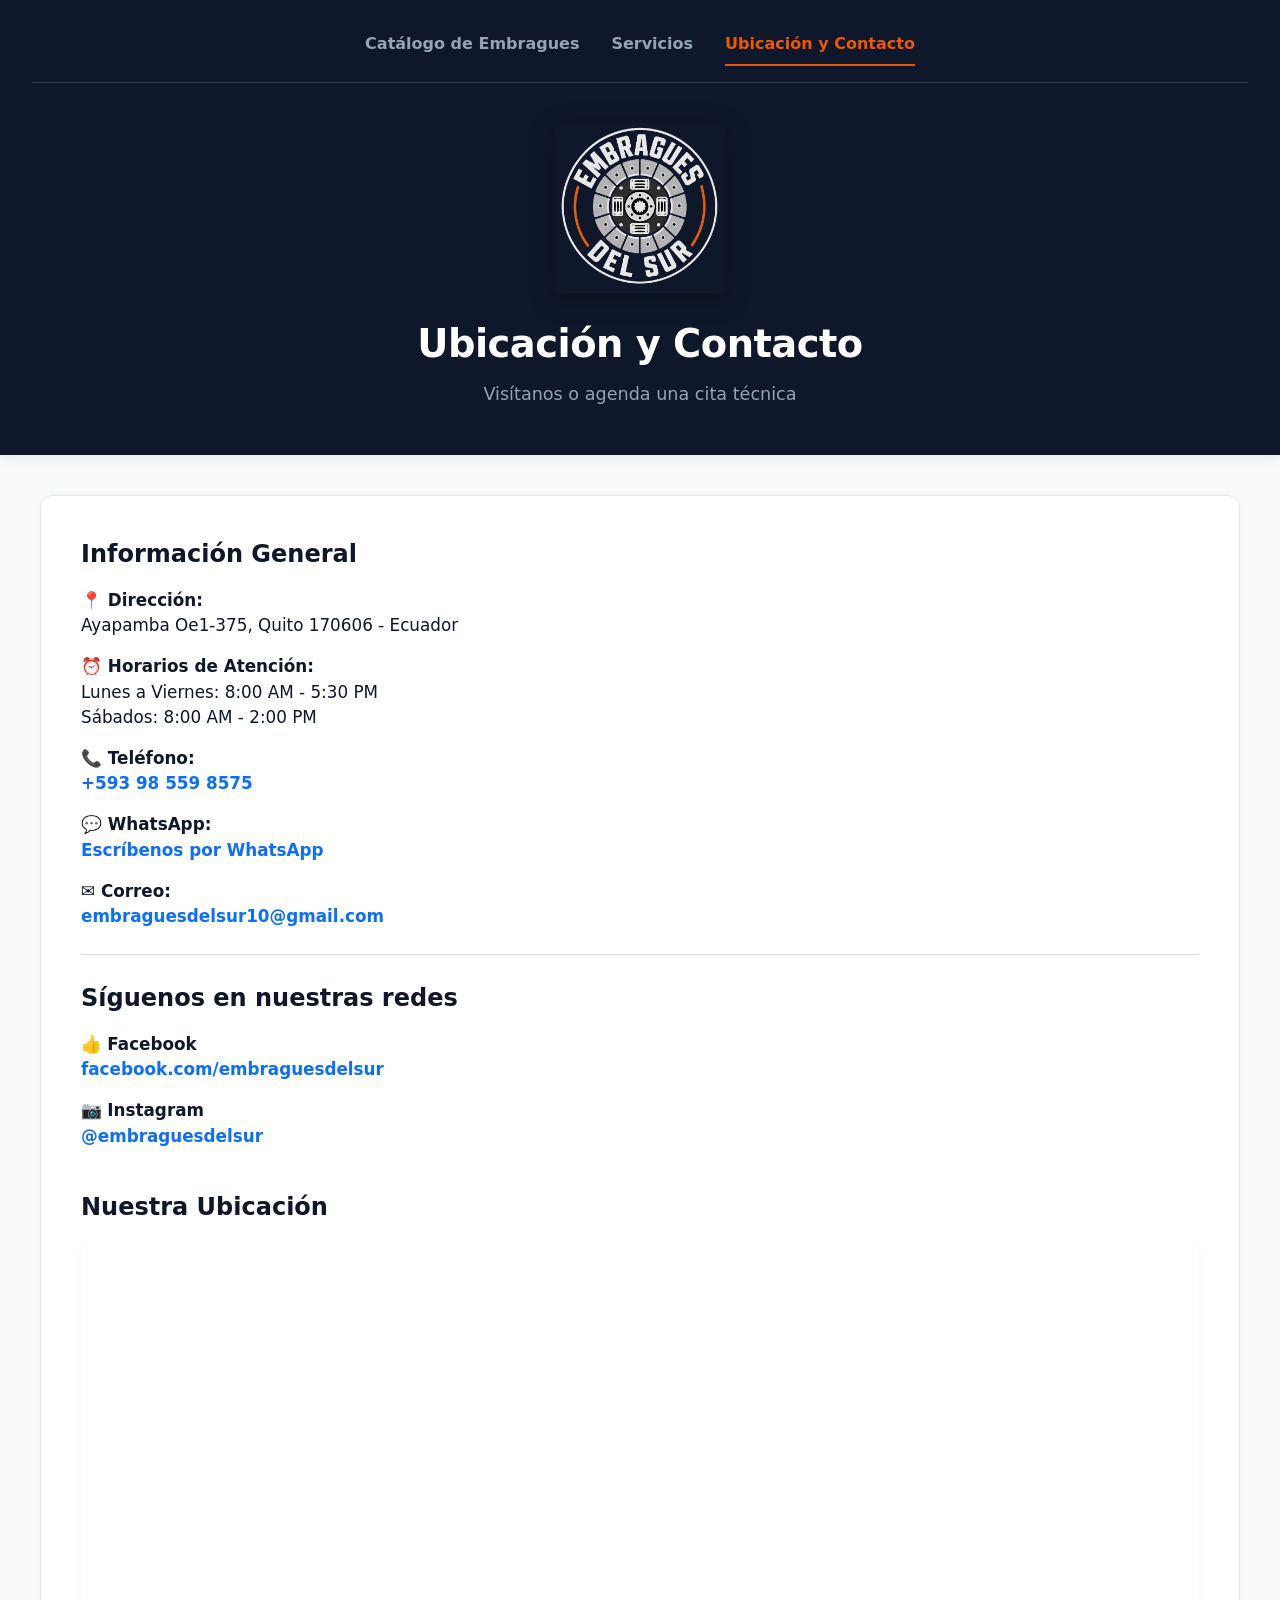
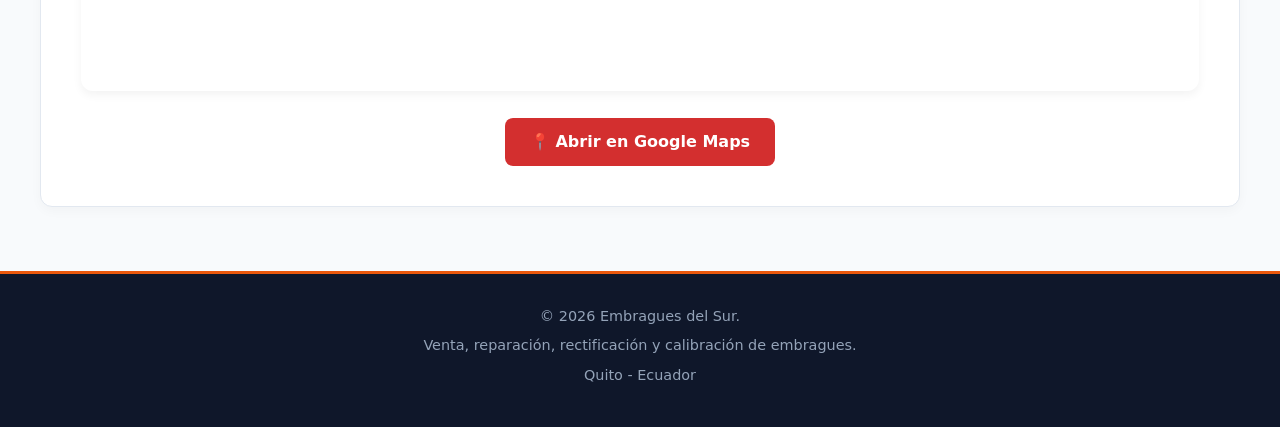
<file: contacto.html>
<!DOCTYPE html>
<html lang="es">
<head>
    <meta charset="UTF-8">
    <meta name="viewport" content="width=device-width, initial-scale=1.0">

    <title>Ubicación y Contacto | Embragues del Sur</title>

    <meta name="description" content="Contáctanos o visítanos en Quito. Dirección, horarios, teléfono, WhatsApp, Facebook, Instagram y ubicación de Embragues del Sur.">

    <link rel="stylesheet" href="css/styles.css">
</head>

<body>

    <header>
        <nav class="navbar">
            <a href="index.html" class="nav-link">Catálogo de Embragues</a>
            <a href="servicios.html" class="nav-link">Servicios</a>
            <a href="contacto.html" class="nav-link active">Ubicación y Contacto</a>
        </nav>

        <div class="header-content">
            <img src="imagenes/logo.png"
                alt="Logo Embragues del Sur"
                class="logo-principal">
            <h1>Ubicación y Contacto</h1>
            <p>Visítanos o agenda una cita técnica</p>
        </div>
    </header>

    <main class="seccion-contacto">

        <div class="datos-contacto">

            <h2>Información General</h2>

            <p><strong>📍 Dirección:</strong><br>
                Ayapamba Oe1-375, Quito 170606 - Ecuador
            </p>

            <p><strong>⏰ Horarios de Atención:</strong><br>
                Lunes a Viernes: 8:00 AM - 5:30 PM<br>
                Sábados: 8:00 AM - 2:00 PM
            </p>

            <p><strong>📞 Teléfono:</strong><br>
                <a href="tel:+593985598575">+593 98 559 8575</a>
            </p>

            <p><strong>💬 WhatsApp:</strong><br>
                <a href="https://wa.me/593985598575" target="_blank">
                    Escríbenos por WhatsApp
                </a>
            </p>

            <p><strong>✉️ Correo:</strong><br>
                <a href="mailto:embraguesdelsur10@gmail.com">
                    embraguesdelsur10@gmail.com
                </a>
            </p>

            <hr>

            <h2>Síguenos en nuestras redes</h2>

            <p>
                👍 <strong>Facebook</strong><br>
                <a href="https://www.facebook.com/embraguesdelsur" target="_blank">
                    facebook.com/embraguesdelsur
                </a>
            </p>

            <p>
                📷 <strong>Instagram</strong><br>
                <a href="https://www.instagram.com/embraguesdelsur/" target="_blank">
                    @embraguesdelsur
                </a>
            </p>

        </div>

        <div class="mapa-contenedor">

            <h2>Nuestra Ubicación</h2>

            <iframe
                src="https://www.google.com/maps/embed?pb=!1m18!1m12!1m3!1d3989.7431718134706!2d-78.5393181!3d-0.2730623!2m3!1f0!2f0!3f0!3m2!1i1024!2i768!4f13.1!3m3!1m2!1s0x91d59922e96dfa69%3A0x64cf517ff1eb23eb!2sAyapamba%20Oe1-375%2C%20Quito%20170606!5e0!3m2!1ses!2sec!4v1700000000000!5m2!1ses!2sec"
                width="100%"
                height="450"
                style="border:0;"
                allowfullscreen=""
                loading="lazy"
                referrerpolicy="strict-origin-when-cross-origin">
            </iframe>

            <div class="centrar">
                <a href="https://maps.google.com/?q=Ayapamba+Oe1-375,+Quito,+Ecuador"
                   target="_blank"
                   class="boton-mapa">
                    📍 Abrir en Google Maps
                </a>
            </div>

        </div>

    </main>

    <footer>
        <div class="footer-contenido">
            <p>© 2026 Embragues del Sur.</p>
            <p>Venta, reparación, rectificación y calibración de embragues.</p>
            <p>Quito - Ecuador</p>
        </div>
    </footer>

</body>
</html>
</file>
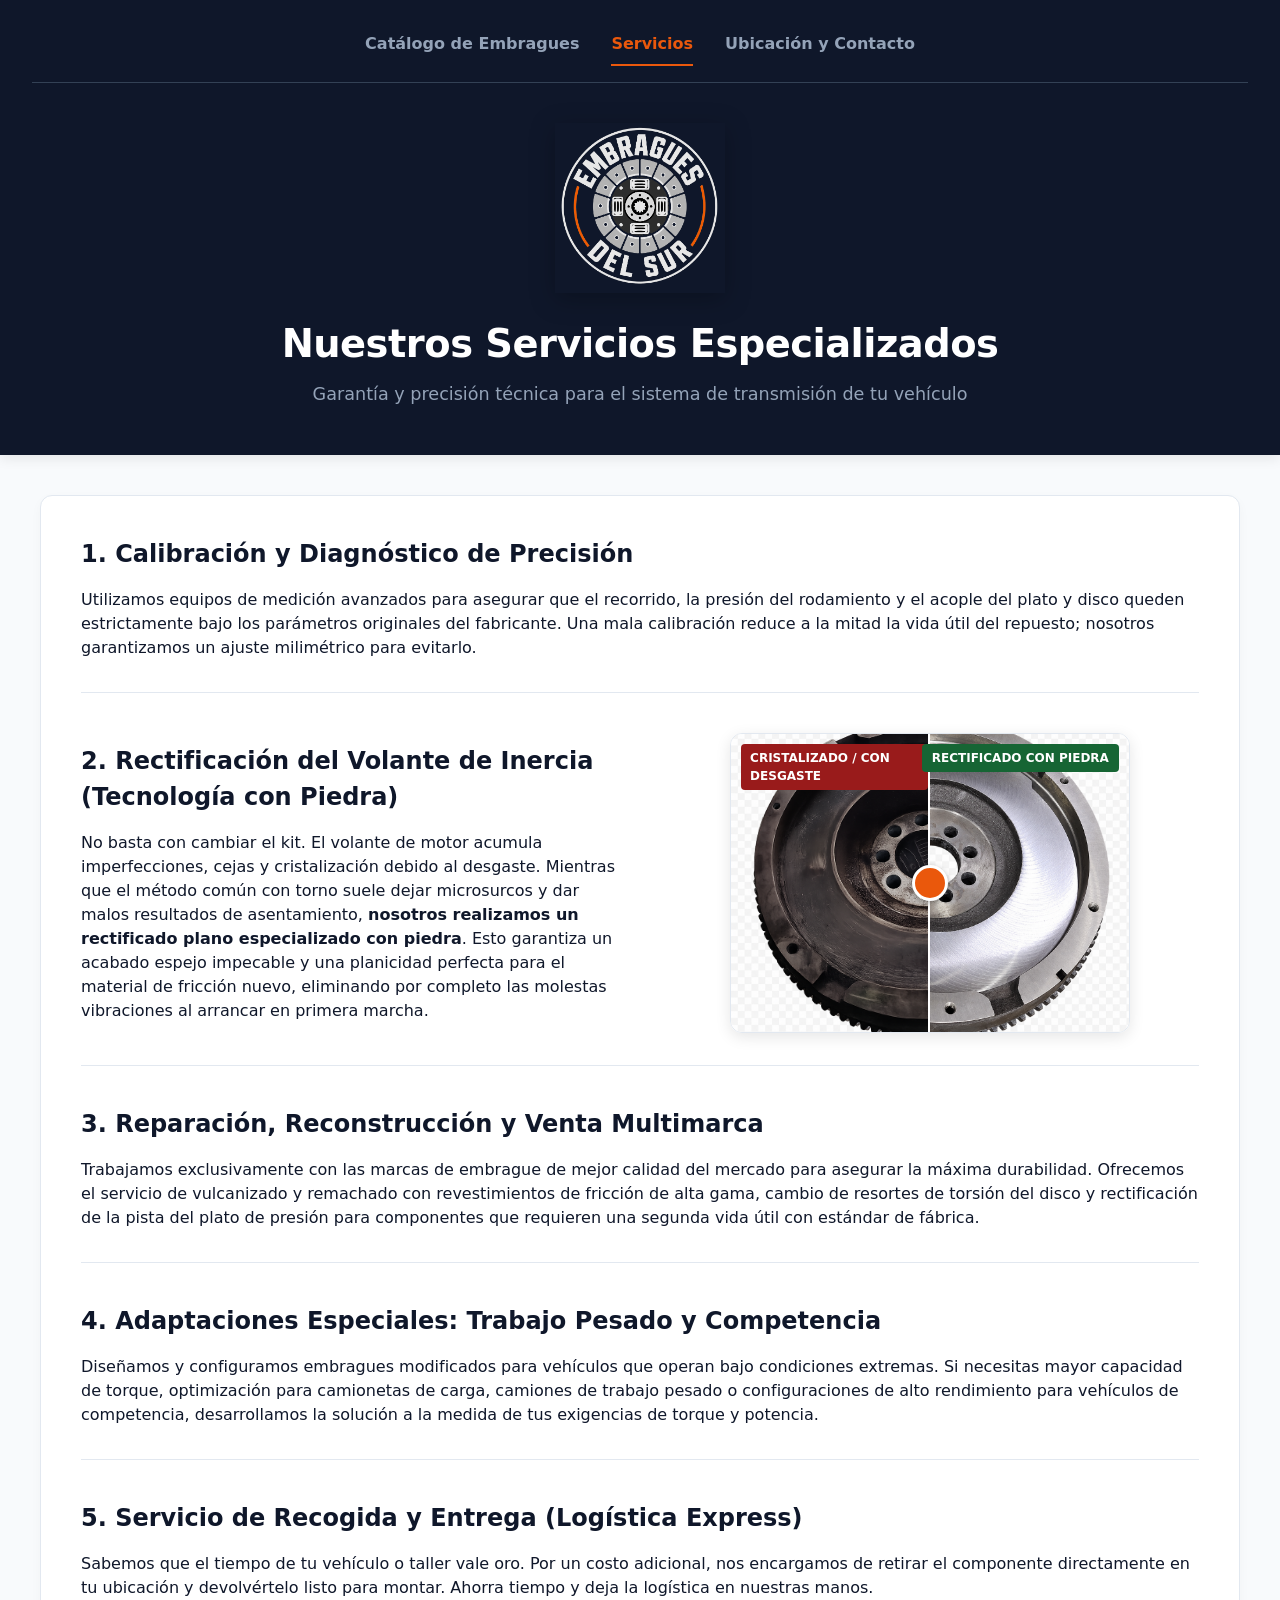
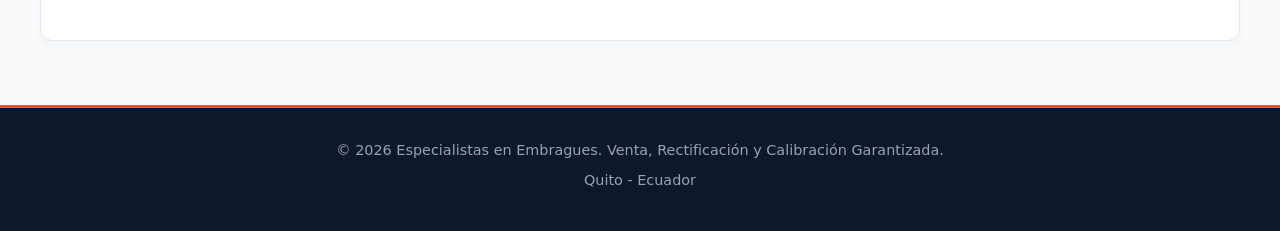
<file: servicios.html>
<!DOCTYPE html>
<html lang="es">
<head>
    <meta charset="UTF-8">
    <meta name="viewport" content="width=device-width, initial-scale=1.0">
    <title>Servicios Técnicos - Embragues del Sur</title>
    <link class="html-attribute-value" rel="stylesheet" href="css/styles.css">
</head>
<body>

    <header>
        <nav class="navbar">
            <a href="index.html" class="nav-link">Catálogo de Embragues</a>
            <a href="servicios.html" class="nav-link active">Servicios</a>
            <a href="contacto.html" class="nav-link">Ubicación y Contacto</a>
        </nav>
        <div class="header-content">
            <img src="imagenes/logo.png"
                alt="Logo Embragues del Sur"
                class="logo-principal">
            <h1>Nuestros Servicios Especializados</h1>
            <p>Garantía y precisión técnica para el sistema de transmisión de tu vehículo</p>
        </div>
    </header>

    <main class="seccion-texto">
        <section class="servicio-item">
            <h2>1. Calibración y Diagnóstico de Precisión</h2>
            <p>Utilizamos equipos de medición avanzados para asegurar que el recorrido, la presión del rodamiento y el acople del plato y disco queden estrictamente bajo los parámetros originales del fabricante. Una mala calibración reduce a la mitad la vida útil del repuesto; nosotros garantizamos un ajuste milimétrico para evitarlo.</p>
        </section>

        <section class="servicio-item item-split">
            <div class="servicio-info">
                <h2>2. Rectificación del Volante de Inercia (Tecnología con Piedra)</h2>
                <p>No basta con cambiar el kit. El volante de motor acumula imperfecciones, cejas y cristalización debido al desgaste. Mientras que el método común con torno suele dejar microsurcos y dar malos resultados de asentamiento, <strong>nosotros realizamos un rectificado plano especializado con piedra</strong>. Esto garantiza un acabado espejo impecable y una planicidad perfecta para el material de fricción nuevo, eliminando por completo las molestas vibraciones al arrancar en primera marcha.</p>
            </div>
            
            <div class="slider-contenedor">
                <div class="antes-despues-slider">
                    <div class="imagen-box despues">
                        <img src="imagenes/despues.png" alt="Volante Rectificado Despues">
                        <span class="etiqueta etiqueta-despues">Rectificado con Piedra</span>
                    </div>
                    
                    <div class="imagen-box antes">
                        <img src="imagenes/antes.png" alt="Volante Cristalizado Antes">
                        <span class="etiqueta etiqueta-antes">Cristalizado / Con Desgaste</span>
                    </div>
                    
                    <input type="range" min="0" max="100" value="50" class="slider-barra" id="control-deslizador">
                    
                    <div class="slider-linea"></div>
                </div>
            </div>
        </section>

        <section class="servicio-item">
            <h2>3. Reparación, Reconstrucción y Venta Multimarca</h2>
            <p>Trabajamos exclusivamente con las marcas de embrague de mejor calidad del mercado para asegurar la máxima durabilidad. Ofrecemos el servicio de vulcanizado y remachado con revestimientos de fricción de alta gama, cambio de resortes de torsión del disco y rectificación de la pista del plato de presión para componentes que requieren una segunda vida útil con estándar de fábrica.</p>
        </section>

        <section class="servicio-item">
            <h2>4. Adaptaciones Especiales: Trabajo Pesado y Competencia</h2>
            <p>Diseñamos y configuramos embragues modificados para vehículos que operan bajo condiciones extremas. Si necesitas mayor capacidad de torque, optimización para camionetas de carga, camiones de trabajo pesado o configuraciones de alto rendimiento para vehículos de competencia, desarrollamos la solución a la medida de tus exigencias de torque y potencia.</p>
        </section>

        <section class="servicio-item">
            <h2>5. Servicio de Recogida y Entrega (Logística Express)</h2>
            <p>Sabemos que el tiempo de tu vehículo o taller vale oro. Por un costo adicional, nos encargamos de retirar el componente directamente en tu ubicación y devolvértelo listo para montar. Ahorra tiempo y deja la logística en nuestras manos.</p>
        </section>
    </main>

    <footer>
        <div class="footer-contenido">
            <p>© 2026 Especialistas en Embragues. Venta, Rectificación y Calibración Garantizada.</p>
            <p>Quito - Ecuador</p>
        </div>
    </footer>

    <script src="js/app.js"></script>
</body>
</html>
</file>
<file: css/styles.css>
/* ==========================================================================
   1. CONFIGURACIÓN GENERAL Y VARIABLES
   ========================================================================== */
:root {
    --bg-principal: #f8fafc;     /* Gris ultra claro y limpio */
    --bg-tarjeta: #ffffff;       /* Blanco puro para bloques */
    --gris-oscuro: #0f172a;      /* Azul/gris oscuro profesional */
    --gris-texto: #475569;       /* Gris suave para lectura */
    --gris-borde: #e2e8f0;       /* Líneas divisorias sutiles */
    --naranja-marca: #ea580c;    /* Naranja automotriz de acción */
    --naranja-hover: #c2410c;    /* Naranja más oscuro para interacciones */
    --azul-acento: #2563eb;      /* Azul para destacar componentes */
}

* {
    box-sizing: border-box;
    margin: 0;
    padding: 0;
}

body {
    font-family: 'Segoe UI', system-ui, -apple-system, sans-serif;
    background-color: var(--bg-principal);
    color: var(--gris-oscuro);
    line-height: 1.5;
}

/* ==========================================================================
   2. ENCABEZADO Y MENÚ DE NAVEGACIÓN (FLEXBOX)
   ========================================================================== */
header {
    background-color: var(--gris-oscuro);
    color: #ffffff;
    padding: 1.5rem 2rem 3rem 2rem;
    box-shadow: 0 4px 12px rgba(0, 0, 0, 0.08);
}

.navbar {
    display: flex;
    justify-content: center;
    gap: 2rem;
    margin-bottom: 2.5rem;
    border-bottom: 1px solid #334155;
    padding-bottom: 1rem;
}

.nav-link {
    color: #94a3b8;
    text-decoration: none;
    font-weight: 600;
    font-size: 1rem;
    padding: 0.5rem 0;
    transition: color 0.2s ease, border-color 0.2s ease;
}

.nav-link:hover {
    color: #ffffff;
}

.nav-link.active {
    color: var(--naranja-marca);
    border-bottom: 2px solid var(--naranja-marca);
}

.header-content {
    text-align: center;
}

.header-content h1 {
    font-size: 2.4rem;
    font-weight: 800;
    margin-bottom: 0.5rem;
    letter-spacing: -0.5px;
}

.header-content p {
    color: #94a3b8;
    font-size: 1.1rem;
}

/* ==========================================================================
   3. SECCIÓN DE FILTROS (FLEXBOX RESPONSIVO)
   ========================================================================== */
main {
    max-width: 1200px;
    margin: 2.5rem auto;
    padding: 0 1.5rem;
}

#filtros {
    background-color: var(--bg-tarjeta);
    padding: 1.5rem;
    border-radius: 12px;
    box-shadow: 0 2px 8px rgba(0, 0, 0, 0.04);
    margin-bottom: 2.5rem;
    display: flex;
    gap: 1.5rem;
}

#buscador-texto {
    flex: 2; /* Toma el doble de espacio */
}

#filtro-marca {
    flex: 1; /* Toma un espacio base */
}

#buscador-texto, #filtro-marca {
    padding: 0.75rem 1rem;
    font-size: 1rem;
    border: 1px solid var(--gris-borde);
    border-radius: 8px;
    background-color: var(--bg-principal);
    color: var(--gris-oscuro);
    outline: none;
    transition: border-color 0.2s ease, box-shadow 0.2s ease;
}

#buscador-texto:focus, #filtro-marca:focus {
    border-color: var(--azul-acento);
    box-shadow: 0 0 0 3px rgba(37, 99, 235, 0.1);
}

/* ==========================================================================
   4. TIENDA Y CUADRÍCULA DE PRODUCTOS (CSS GRID)
   ========================================================================== */
#contenedor-productos {
    display: grid;
    grid-template-columns: repeat(auto-fill, minmax(320px, 1fr));
    gap: 2rem;
}

.sin-resultados {
    grid-column: 1 / -1; /* Ocupa todo el ancho del grid */
    text-align: center;
    font-size: 1.2rem;
    color: var(--gris-texto);
    padding: 4rem 2rem;
    background: var(--bg-tarjeta);
    border-radius: 12px;
    border: 1px dashed var(--gris-borde);
}

/* Tarjeta Estructurada con Flexbox Interno para alinear el botón */
.producto-card {
    background-color: var(--bg-tarjeta);
    border-radius: 12px;
    box-shadow: 0 4px 10px rgba(0, 0, 0, 0.03);
    border: 1px solid var(--gris-borde);
    padding: 1.5rem;
    display: flex;
    flex-direction: column;
    transition: transform 0.2s ease, box-shadow 0.2s ease;
}

.producto-card:hover {
    transform: translateY(-4px);
    box-shadow: 0 10px 20px rgba(0, 0, 0, 0.08);
}

/* ==========================================================================
   NUEVO: CONTENEDOR Y HOVER PARA IMÁGENES DOBLES (AUTO / EMBRAGUE)
   ========================================================================== */
.producto-imagen-contenedor {
    position: relative;
    width: 100%;
    height: 200px;
    border-radius: 8px;
    overflow: hidden;
    margin-bottom: 1.25rem;
    background-color: var(--bg-principal);
}

/* Forzamos a ambas imágenes a ocupar el mismo espacio exacto */
.producto-imagen-contenedor img {
    position: absolute;
    top: 0;
    left: 0;
    width: 100%;
    height: 100%;
    object-fit: cover;
    transition: opacity 0.4s ease, transform 0.4s ease;
}

/* Estado inicial: El auto se ve y el embrague se oculta */
.img-vehiculo {
    opacity: 1;
    z-index: 2;
}

.img-embrague {
    opacity: 0;
    z-index: 1;
}

/* Al pasar el cursor sobre la tarjeta completa: */
.producto-card:hover .img-vehiculo {
    opacity: 0;
    transform: scale(1.05); /* Sutil efecto de acercamiento al desvanecer */
}

.producto-card:hover .img-embrague {
    opacity: 1;
}

/* ==========================================================================
   ELEMENTOS INTERNOS DE LA TARJETA
   ========================================================================== */
.producto-card h3 {
    font-size: 1.3rem;
    color: var(--gris-oscuro);
    margin-bottom: 0.4rem;
}

.producto-card .componente {
    color: var(--azul-acento);
    font-size: 0.95rem;
    font-weight: 600;
    margin-bottom: 1rem;
}

.producto-card p {
    font-size: 0.9rem;
    color: var(--gris-texto);
    margin-bottom: 0.5rem;
}

.producto-card .specs {
    font-size: 0.85rem;
    color: #64748b;
    margin-bottom: 1rem;
    /* Mantiene las descripciones ordenadas */
    display: -webkit-box;
    -webkit-line-clamp: 2;
    -webkit-box-orient: vertical;
    overflow: hidden;
}

.producto-card:hover .specs {
    display: block;          /* Quita el comportamiento de caja recortada */
    overflow: visible;       /* Permite que el texto se muestre completo */
    -webkit-line-clamp: unset; /* Elimina el límite de líneas */
}

.producto-card .precio {
    font-size: 1.5rem;
    font-weight: 700;
    color: var(--gris-oscuro);
    margin-top: auto; /* Empuja el precio y lo que sigue al fondo de la tarjeta */
    padding-top: 1rem;
}

.producto-card .combo {
    font-size: 0.85rem;
    background-color: #f0fdf4;
    color: #166534;
    padding: 0.5rem;
    border-radius: 6px;
    border-left: 4px solid #22c55e;
    margin-top: 0.5rem;
}

.producto-card .stock {
    font-size: 0.85rem;
    margin-top: 0.75rem;
    margin-bottom: 1.25rem;
}

.producto-card .stock span {
    background-color: #e2e8f0;
    padding: 0.2rem 0.6rem;
    border-radius: 12px;
    font-weight: 600;
}

/* Botón Moderno */
.btn-cotizar {
    background-color: var(--naranja-marca);
    color: #ffffff;
    border: none;
    padding: 0.85rem;
    font-size: 1rem;
    font-weight: 700;
    border-radius: 8px;
    cursor: pointer;
    text-align: center;
    transition: background-color 0.2s ease;
    width: 100%;
}

.btn-cotizar:hover {
    background-color: var(--naranja-hover);
}

/* ==========================================================================
   5. SECCIONES SECUNDARIAS (SERVICIOS Y CONTACTO)
   ========================================================================== */
.seccion-texto, .seccion-contacto {
    background: var(--bg-tarjeta);
    padding: 2.5rem;
    border-radius: 12px;
    box-shadow: 0 4px 12px rgba(0, 0, 0, 0.03);
    border: 1px solid var(--gris-borde);
}

.servicio-item {
    margin-bottom: 2.5rem;
    padding-bottom: 2rem;
    border-bottom: 1px solid var(--gris-borde);
}

.servicio-item:last-child {
    border-bottom: none;
    margin-bottom: 0;
    padding-bottom: 0;
}

.servicio-item h2, .datos-contacto h2, .mapa-contenedor h2 {
    color: var(--gris-oscuro);
    margin-bottom: 1rem;
    font-size: 1.5rem;
}

.datos-contacto p {
    margin-bottom: 1rem;
    font-size: 1.05rem;
}

.mapa-contenedor {
    margin-top: 2.5rem;
}

.mapa-contenedor iframe {
    border-radius: 12px;
    box-shadow: 0 4px 10px rgba(0, 0, 0, 0.05);
}

/* ==========================================================================
   6. RESPONSIVIDAD AUTOMÁTICA
   ========================================================================== */
@media (max-width: 768px) {
    #filtros {
        flex-direction: column;
        gap: 1rem;
    }
    
    header {
        padding: 1.5rem 1rem 2rem 1rem;
    }
    
    .navbar {
        gap: 1rem;
    }
    
    .nav-link {
        font-size: 0.9rem;
    }
}

/* Estilos especiales para la tarjeta de consulta abierta */
.tarjeta-ayuda {
    background-color: #f1f5f9 !important; /* Fondo gris sutil diferente */
    border: 2px dashed var(--naranja-marca) !important; /* Borde punteado naranja */
}

.contenido-ayuda {
    display: flex;
    flex-direction: column;
    height: 100%;
}

.btn-cotizar-general {
    background-color: var(--gris-oscuro);
    color: #ffffff;
    border: none;
    padding: 0.85rem;
    font-size: 1rem;
    font-weight: 700;
    border-radius: 8px;
    cursor: pointer;
    text-align: center;
    transition: background-color 0.2s ease;
    width: 100%;
    margin-top: auto; /* Se alinea abajo perfectamente */
}

.btn-cotizar-general:hover {
    background-color: var(--naranja-marca); /* Se vuelve naranja al pasar el mouse */
}

/* ==========================================================================
   7. EFECTO ANTES Y DESPUÉS (SLIDER INTERACTIVO)
   ========================================================================== */
.item-split {
    display: flex;
    gap: 2.5rem;
    align-items: center;
}

.servicio-info {
    flex: 1;
}

.slider-contenedor {
    flex: 1;
    display: flex;
    justify-content: center;
}

.antes-despues-slider {
    position: relative;
    width: 100%;
    max-width: 400px;
    height: 300px;
    border-radius: 12px;
    overflow: hidden;
    box-shadow: 0 4px 15px rgba(0,0,0,0.1);
    border: 1px solid var(--gris-borde);
    user-select: none;
}

.imagen-box {
    position: absolute;
    top: 0;
    left: 0;
    width: 100%;
    height: 100%;
}

.imagen-box img {
    width: 400px; /* Debe coincidir con el max-width del contenedor */
    height: 300px;
    object-fit: cover;
    display: block;
}

/* La imagen del "antes" inicia recortada a la mitad (50%) */
.imagen-box.antes {
    width: 50%;
    overflow: hidden;
    border-right: 2px solid #ffffff;
    z-index: 2;
}

/* Etiquetas flotantes sobre las fotos */
.etiqueta {
    position: absolute;
    top: 10px;
    padding: 0.3rem 0.6rem;
    border-radius: 4px;
    font-size: 0.75rem;
    font-weight: 700;
    text-transform: uppercase;
    z-index: 3;
}

.etiqueta-despues {
    right: 10px;
    background-color: #166534;
    color: #ffffff;
}

.etiqueta-antes {
    left: 10px;
    background-color: #991b1b;
    color: #ffffff;
}

/* Control deslizable transparente que ocupa toda la tarjeta */
.slider-barra {
    position: absolute;
    -webkit-appearance: none;
    appearance: none;
    width: 100%;
    height: 100%;
    background: transparent;
    outline: none;
    margin: 0;
    z-index: 4;
    cursor: ew-resize;
}

/* Estilo del botón central del deslizador (Chrome/Safari) */
.slider-barra::-webkit-slider-thumb {
    -webkit-appearance: none;
    appearance: none;
    width: 36px;
    height: 36px;
    border-radius: 50%;
    background-color: var(--naranja-marca);
    border: 3px solid #ffffff;
    box-shadow: 0 2px 6px rgba(0,0,0,0.3);
    cursor: ew-resize;
}

/* Estilo del botón central del deslizador (Firefox) */
.slider-barra::-moz-range-thumb {
    width: 36px;
    height: 36px;
    border-radius: 50%;
    background-color: var(--naranja-marca);
    border: 3px solid #ffffff;
    box-shadow: 0 2px 6px rgba(0,0,0,0.3);
    cursor: ew-resize;
}

/* Ajuste responsivo para celulares: se apila verticalmente */
@media (max-width: 768px) {
    .item-split {
        flex-direction: column;
    }
    .imagen-box img {
        width: 100%;
    }
}

/* ==========================================================================
   8. PIE DE PÁGINA (FOOTER)
   ========================================================================== */
footer {
    background-color: var(--gris-oscuro);
    color: #94a3b8;
    text-align: center;
    padding: 2rem 1rem;
    margin-top: 4rem;
    border-top: 3px solid var(--naranja-marca);
    font-size: 0.9rem;
}

.footer-contenido p {
    margin-bottom: 0.5rem;
}

/* ===== Redes Sociales Flotantes ===== */

.redes-flotantes{
    position:fixed;
    top:50%;
    right:20px;
    transform:translateY(-50%);
    display:flex;
    flex-direction:column;
    gap:12px;
    z-index:9999;
}

.redes-flotantes a{
    width:50px;
    height:50px;
    border-radius:50px;
    display:flex;
    align-items:center;
    justify-content:center;
    text-decoration:none;
    color:#fff;
    font-size:24px;
    overflow:hidden;
    transition:.35s;
    box-shadow:0 5px 15px rgba(0,0,0,.25);
}

.redes-flotantes a span{
    white-space:nowrap;
    margin-left:12px;
    font-size:16px;
    font-weight:600;
    opacity:0;
    transition:.3s;
}

.redes-flotantes a:hover{
    width:170px;
    justify-content:flex-start;
    padding-left:15px;
}

.redes-flotantes a:hover span{
    opacity:1;
}

.whatsapp{
    background:#25D366;
}

.facebook{
    background:#1877F2;
}

.instagram{
    background:linear-gradient(45deg,#f09433,#e6683c,#dc2743,#cc2366,#bc1888);
}

/* Celulares */

@media(max-width:768px){

    .redes-flotantes{
        right:10px;
    }

    .redes-flotantes a{
        width:48px;
        height:48px;
        font-size:22px;
    }

    .redes-flotantes a:hover{
        width:48px;
        padding-left:0;
        justify-content:center;
    }

    .redes-flotantes a span{
        display:none;
    }

}

/* ===========================
   CONTACTO
=========================== */

.datos-contacto a{
    color:#0d6efd;
    text-decoration:none;
    font-weight:600;
}

.datos-contacto a:hover{
    text-decoration:underline;
}

.datos-contacto hr{
    margin:25px 0;
    border:none;
    border-top:1px solid #ddd;
}

.centrar{
    text-align:center;
    margin-top:20px;
}

.boton-mapa{
    display:inline-block;
    background:#d32f2f;
    color:#fff;
    text-decoration:none;
    padding:12px 25px;
    border-radius:8px;
    font-weight:bold;
    transition:.3s;
}

.boton-mapa:hover{
    background:#b71c1c;
    transform:translateY(-2px);
}

/*==========================
    LOGO PRINCIPAL
==========================*/

.logo-principal{

    width:170px;

    max-width:40vw;

    margin-bottom:15px;

    filter:drop-shadow(0 6px 12px rgba(0,0,0,.25));

    transition:.35s;

}

.logo-principal:hover{

    transform:scale(1.05);

}
</file>
